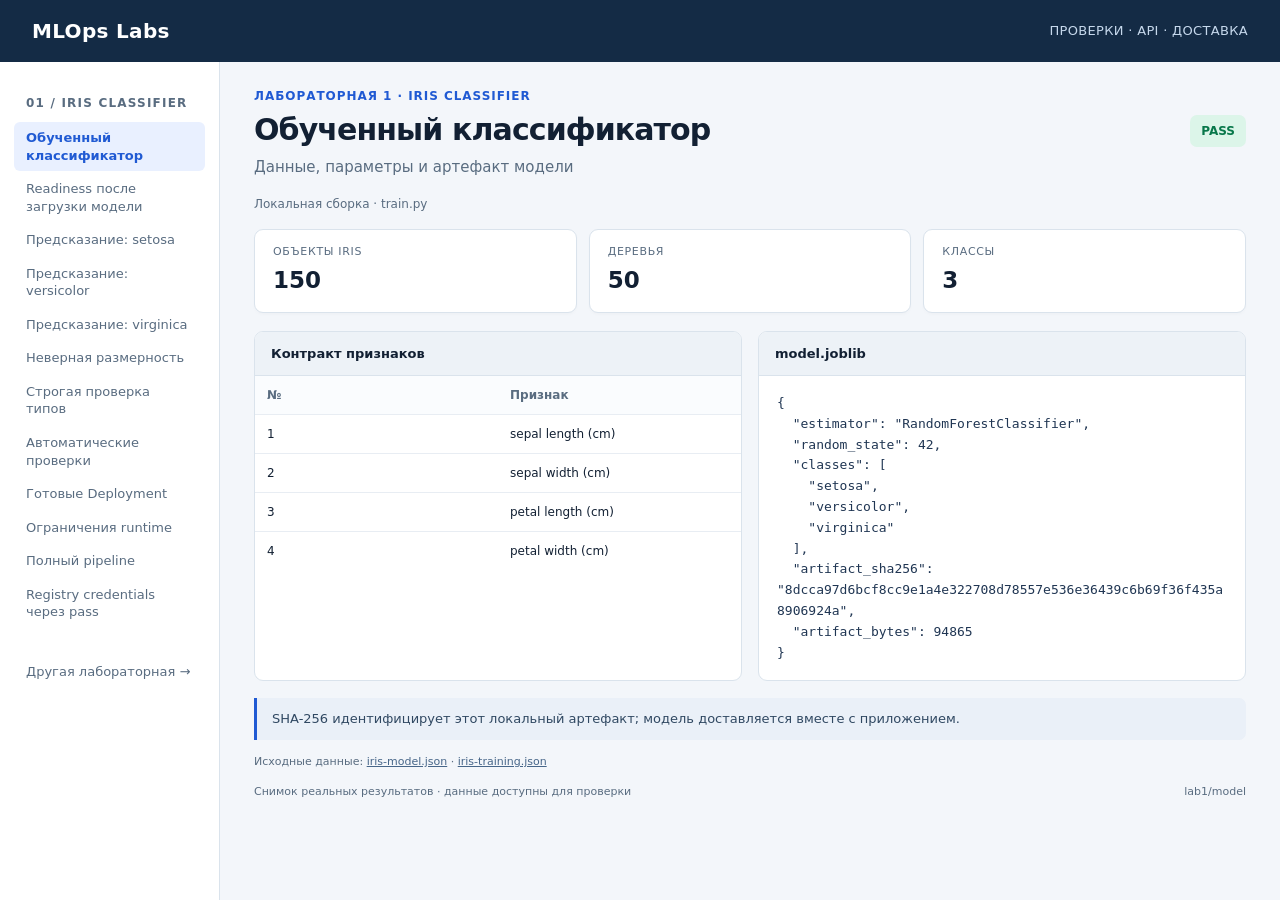
<file: docs/media/index.html>
<!doctype html>
<html lang="ru">
<meta charset="utf-8">
<meta name="viewport" content="width=device-width,initial-scale=1">
<title>MLOps Labs · Evidence</title>
<style>
:root{color-scheme:light;--ink:#122033;--muted:#596c80;--line:#dae3ec;--blue:#205ad3;--bg:#f3f6fa}
*{box-sizing:border-box}body{margin:0;font:16px/1.5 system-ui,-apple-system,Segoe UI,sans-serif;color:var(--ink);background:var(--bg)}
header{height:62px;background:#142b45;color:white;display:flex;align-items:center;justify-content:space-between;padding:0 32px;letter-spacing:.02em}
header b{font-size:20px}header span{font-size:13px;color:#c6d8ec}aside{position:absolute;left:0;top:62px;width:220px;padding:22px 14px;background:#fff;border-right:1px solid var(--line);min-height:calc(100vh - 62px)}
aside strong{display:block;font-size:12px;letter-spacing:.1em;color:var(--muted);margin:10px 12px}nav a{display:block;text-decoration:none;color:var(--muted);font-size:13px;line-height:1.35;padding:7px 12px;margin:2px 0;border-radius:6px}nav a.active{background:#e9f0ff;color:var(--blue);font-weight:600}
main{margin-left:220px;padding:25px 34px 28px;max-width:1720px}.eyebrow{font-size:12px;color:var(--blue);font-weight:700;letter-spacing:.08em;text-transform:uppercase}
h1{font-size:30px;line-height:1.2;margin:7px 0 8px;letter-spacing:-.03em}.subtitle{color:var(--muted);margin:0 0 16px;font-size:15px}.headline{display:flex;justify-content:space-between;gap:12px;align-items:center}.badge{background:#dcf5e9;color:#08774a;padding:7px 11px;border-radius:7px;font-size:12px;font-weight:700;white-space:nowrap}.badge.warn{background:#fff0d8;color:#935b08}
.origin{color:var(--muted);font-size:12px;margin-bottom:16px}.cards{display:grid;grid-template-columns:repeat(3,1fr);gap:12px;margin-bottom:18px}.card{background:white;border:1px solid var(--line);padding:14px 18px;border-radius:9px;box-shadow:0 2px 3px #142b4505}.card label{display:block;font-size:11px;color:var(--muted);text-transform:uppercase;letter-spacing:.06em}.card b{display:block;font-size:23px;margin-top:3px;font-weight:650;word-break:break-word}
.blocks{display:grid;grid-template-columns:minmax(0,1fr) minmax(0,1fr);gap:16px}.block{border:1px solid var(--line);background:#fff;border-radius:9px;overflow:hidden}.block.single{grid-column:1/-1}.block h2{font-size:13px;margin:0;padding:12px 16px;background:#edf2f7;border-bottom:1px solid var(--line);font-weight:650}pre{font:13px/1.6 Consolas,ui-monospace,monospace;white-space:pre-wrap;overflow-wrap:anywhere;margin:0;padding:17px 18px;color:#203653}table{border-collapse:collapse;width:100%;table-layout:fixed;font-size:12px}td,th{text-align:left;padding:10px 12px;vertical-align:top;overflow-wrap:anywhere;border-bottom:1px solid #e8edf3}th{color:var(--muted);background:#fafcfe;font-weight:600}tr:last-child td{border-bottom:0}
.quality{padding:13px 18px}.qrow{display:grid;grid-template-columns:120px 1fr 160px;align-items:center;gap:10px;margin:7px 0;font-size:12px}.track{height:15px;background:#ebeff5;border-radius:4px;position:relative}.fill{height:100%;background:#258a6b;border-radius:4px;min-width:2px}.fill.bad{background:#d77b27}.threshold{position:absolute;top:-3px;bottom:-3px;width:2px;background:#30485f}.note{margin:17px 0 14px;background:#eaf0f8;border-left:3px solid var(--blue);border-radius:0 7px 7px 0;padding:11px 15px;font-size:13px;color:#304862}.sources{font-size:11px;color:var(--muted);overflow-wrap:anywhere}.sources a{color:#476689}.footer{display:flex;justify-content:space-between;gap:12px;margin-top:14px;font-size:11px;color:var(--muted)}button{border:1px solid var(--line);border-radius:5px;background:white;color:var(--ink);font:inherit;font-size:12px;padding:7px 10px;cursor:pointer}
@media(max-width:1000px){aside{width:175px}main{margin-left:175px;padding:22px}.card b{font-size:20px}.blocks{grid-template-columns:1fr}.block{grid-column:1/-1}h1{font-size:26px}}
@media(max-width:650px){aside{display:none}main{margin-left:0;padding:18px}.cards{gap:6px}.card{padding:10px}.card b{font-size:17px}.headline{align-items:flex-start}header{padding:0 18px}.qrow{grid-template-columns:100px 1fr 120px}}
</style>
<header><b>MLOps Labs</b><span>ПРОВЕРКИ · API · ДОСТАВКА</span></header>
<aside><strong id="lab-name"></strong><nav id="navigation"></nav></aside>
<main id="content"></main>
<script>
const pages=[{"lab": "lab1", "slug": "model", "title": "Обученный классификатор", "subtitle": "Данные, параметры и артефакт модели", "origin": "Локальная сборка · train.py", "sources": ["iris-model.json", "iris-training.json"], "cards": [["Объекты Iris", "150"], ["Деревья", "50"], ["Классы", "3"]], "blocks": [{"type": "table", "title": "Контракт признаков", "headers": ["№", "Признак"], "rows": [["1", "sepal length (cm)"], ["2", "sepal width (cm)"], ["3", "petal length (cm)"], ["4", "petal width (cm)"]], "widths": null}, {"type": "code", "title": "model.joblib", "value": {"estimator": "RandomForestClassifier", "random_state": 42, "classes": ["setosa", "versicolor", "virginica"], "artifact_sha256": "8dcca97d6bcf8cc9e1a4e322708d78557e536e36439c6b69f36f435a8906924a", "artifact_bytes": 94865}}], "note": "SHA-256 идентифицирует этот локальный артефакт; модель доставляется вместе с приложением.", "badge": "PASS"}, {"lab": "lab1", "slug": "health", "title": "Readiness после загрузки модели", "subtitle": "GET /health", "origin": "Локальный API · реальный HTTP-ответ", "sources": ["iris-http.json"], "cards": [["HTTP", "200"], ["Метод", "GET"], ["Контракт", "Выполнен"]], "blocks": [{"type": "code", "title": "GET /health", "value": "Без тела запроса"}, {"type": "code", "title": "Response body", "value": {"status": "ready", "model_version": "iris-v1"}}], "note": "Readiness подтверждает загруженную модель; /live проверяет доступность процесса.", "badge": "HTTP 200"}, {"lab": "lab1", "slug": "setosa", "title": "Предсказание: setosa", "subtitle": "POST /predict · class_id=0", "origin": "Локальный API · реальный HTTP-ответ", "sources": ["iris-http.json"], "cards": [["HTTP", "200"], ["Метод", "POST"], ["Контракт", "Выполнен"]], "blocks": [{"type": "code", "title": "POST /predict", "value": {"features": [5.1, 3.5, 1.4, 0.2]}}, {"type": "code", "title": "Response body", "value": {"class_id": 0, "model_version": "iris-v1"}}], "note": "Четыре числовых признака поступают в обученный RandomForest. Ответ содержит класс и версию модели.", "badge": "HTTP 200"}, {"lab": "lab1", "slug": "versicolor", "title": "Предсказание: versicolor", "subtitle": "POST /predict · class_id=1", "origin": "Локальный API · реальный HTTP-ответ", "sources": ["iris-http.json"], "cards": [["HTTP", "200"], ["Метод", "POST"], ["Контракт", "Выполнен"]], "blocks": [{"type": "code", "title": "POST /predict", "value": {"features": [7, 3.2, 4.7, 1.4]}}, {"type": "code", "title": "Response body", "value": {"class_id": 1, "model_version": "iris-v1"}}], "note": "Четыре числовых признака поступают в обученный RandomForest. Ответ содержит класс и версию модели.", "badge": "HTTP 200"}, {"lab": "lab1", "slug": "virginica", "title": "Предсказание: virginica", "subtitle": "POST /predict · class_id=2", "origin": "Локальный API · реальный HTTP-ответ", "sources": ["iris-http.json"], "cards": [["HTTP", "200"], ["Метод", "POST"], ["Контракт", "Выполнен"]], "blocks": [{"type": "code", "title": "POST /predict", "value": {"features": [6.3, 3.3, 6, 2.5]}}, {"type": "code", "title": "Response body", "value": {"class_id": 2, "model_version": "iris-v1"}}], "note": "Четыре числовых признака поступают в обученный RandomForest. Ответ содержит класс и версию модели.", "badge": "HTTP 200"}, {"lab": "lab1", "slug": "invalid-size", "title": "Неверная размерность", "subtitle": "API отклоняет два признака вместо четырёх", "origin": "Локальный API · реальный HTTP-ответ", "sources": ["iris-http.json"], "cards": [["HTTP", "422"], ["Метод", "POST"], ["Контракт", "Отклонён"]], "blocks": [{"type": "code", "title": "POST /predict", "value": {"features": [1, 2]}}, {"type": "code", "title": "Response body", "value": {"detail": [{"type": "too_short", "loc": ["body", "features"], "msg": "List should have at least 4 items after validation, not 2"}]}}], "note": "Невалидный запрос отклоняется до вызова модели. Ожидаемый HTTP-статус — 422.", "badge": "EXPECTED 422"}, {"lab": "lab1", "slug": "invalid-type", "title": "Строгая проверка типов", "subtitle": "Bool не принимается как числовой признак", "origin": "Локальный API · реальный HTTP-ответ", "sources": ["iris-http.json"], "cards": [["HTTP", "422"], ["Метод", "POST"], ["Контракт", "Отклонён"]], "blocks": [{"type": "code", "title": "POST /predict", "value": {"features": [true, 2, 3, 4]}}, {"type": "code", "title": "Response body", "value": {"detail": [{"type": "float_type", "loc": ["body", "features", 0], "msg": "Input should be a valid number"}]}}], "note": "Значение true отклонено строгой числовой схемой. Никакого неявного преобразования в 1.", "badge": "EXPECTED 422"}, {"lab": "lab1", "slug": "tests", "title": "Автоматические проверки", "subtitle": "Unit / API contract / внешняя проверка HTTP", "origin": "Локальный запуск · pytest и acceptance scripts", "sources": ["iris-tests.json", "iris-external-api.json"], "cards": [["Тесты", "18"], ["Exit code", "0"], ["Внешний API", "PASS"]], "blocks": [{"type": "code", "title": "python -m pytest -q", "value": "..................                                                       [100%]\n18 passed in 2.29s\n"}, {"type": "code", "title": "python scripts/check_api.py --base-url http://127.0.0.1:8000", "value": "{\"health\": {\"status\": \"ready\", \"model_version\": \"iris-v1\"}, \"predictions\": [{\"features\": [5.1, 3.5, 1.4, 0.2], \"class_id\": 0, \"model_version\": \"iris-v1\"}, {\"features\": [7.0, 3.2, 4.7, 1.4], \"class_id\": 1, \"model_version\": \"iris-v1\"}, {\"features\": [6.3, 3.3, 6.0, 2.5], \"class_id\": 2, \"model_version\": \"iris-v1\"}], \"invalid_inputs_rejected\": 5}\n"}], "note": "Тесты выполняются отдельно для каждого приложения; внешняя проверка обращается к настоящему HTTP-сервису.", "badge": "PASS"}, {"lab": "lab1", "slug": "kubernetes", "title": "Готовые Deployment", "subtitle": "Развёртывание опубликованных образов по digest", "origin": "Учебный Kubernetes · Actions run #37905104404 · сохранённая проверка", "sources": ["teaching-deployments.json"], "cards": [["Deployment", "1"], ["Available", "1/1"], ["Namespace", "mlops-students"]], "blocks": [{"type": "table", "title": "Состояние ресурсов", "headers": ["Deployment", "Ready", "Available"], "rows": [["esolovev-iris", 1, 1]], "widths": null}, {"type": "code", "title": "Container image", "value": {"esolovev-iris": "ghcr.io/ingaleee/esolovev-iris@sha256:bb255540fbd96a75acd40bd0f6c206c114591da75397f74b2359ce4b4b508e6b"}}], "note": "Снимок построен по сохранённому kubectl get; он подтверждает состояние проверенного выпуска, а не текущее состояние кластера.", "badge": "PASS"}, {"lab": "lab1", "slug": "security", "title": "Ограничения runtime", "subtitle": "Security context, ресурсы и probes в фактическом Deployment", "origin": "Учебный Kubernetes · Actions run #37905104404 · сохранённая проверка", "sources": ["teaching-deployments.json"], "cards": [["UID / GID", "10001"], ["Filesystem", "Read-only"], ["Capabilities", "Drop ALL"]], "blocks": [{"type": "code", "title": "Pod / container security", "value": {"pod": {"runAsGroup": 10001, "runAsNonRoot": true, "runAsUser": 10001, "seccompProfile": {"type": "RuntimeDefault"}}, "container": {"allowPrivilegeEscalation": false, "capabilities": {"drop": ["ALL"]}, "readOnlyRootFilesystem": true}, "automountServiceAccountToken": false}}, {"type": "code", "title": "Resources / readiness / liveness", "value": {"resources": {"limits": {"cpu": "200m", "memory": "512Mi"}, "requests": {"cpu": "100m", "memory": "128Mi"}}, "probes": {"startupProbe": {"failureThreshold": 30, "httpGet": {"path": "/health", "port": "http", "scheme": "HTTP"}, "periodSeconds": 2, "successThreshold": 1, "timeoutSeconds": 1}, "readinessProbe": {"failureThreshold": 3, "httpGet": {"path": "/health", "port": "http", "scheme": "HTTP"}, "initialDelaySeconds": 5, "periodSeconds": 5, "successThreshold": 1, "timeoutSeconds": 1}, "livenessProbe": {"failureThreshold": 3, "httpGet": {"path": "/live", "port": "http", "scheme": "HTTP"}, "initialDelaySeconds": 15, "periodSeconds": 10, "successThreshold": 1, "timeoutSeconds": 1}}}}], "note": "Контейнер работает без root и повышения привилегий. CPU и память ограничены; startup, readiness и liveness имеют отдельные роли.", "badge": "PASS"}, {"lab": "lab1", "slug": "pipeline", "title": "Полный pipeline", "subtitle": "От тестов до учебного production", "origin": "GitHub Actions API · run #37905104404", "sources": ["teaching-pipeline.json"], "cards": [["Workflow", "SUCCESS"], ["Jobs", "5"], ["Build", "2a820a01c214"]], "blocks": [{"type": "table", "title": "Jobs", "headers": ["Этап", "Статус", "Результат"], "rows": [["test-quality", "completed", "success"], ["build-images", "completed", "success"], ["local-integration", "completed", "success"], ["deploy-staging", "completed", "success"], ["promote-production", "completed", "success"]], "widths": null}, {"type": "code", "title": "Проверенный выпуск", "value": {"run_id": 37905104404, "build_revision": "2a820a01c2148d75e9fbcbc420dd64f2ec114ccc", "url": "https://github.com/Ingaleee/itmo-mlops/actions/runs/37905104404"}}], "note": "Это полный ручной запуск с deploy-staging и promote-production. Успешный push без деплоя подтверждает другой набор этапов.", "badge": "PASS"}, {"lab": "lab2", "slug": "tests", "title": "Автоматические проверки", "subtitle": "Unit / API contract / внешняя проверка HTTP", "origin": "Локальный запуск · pytest и acceptance scripts", "sources": ["search-tests.json", "search-external-api.json"], "cards": [["Тесты", "31"], ["Exit code", "0"], ["Внешний API", "PASS"]], "blocks": [{"type": "code", "title": "python -m pytest -q", "value": "...............................                                          [100%]\n31 passed in 4.86s\n"}, {"type": "code", "title": "python scripts/verify_release.py --base-url http://127.0.0.1:8001 --output evidence/media-local", "value": "{\"meta\": {\"service\": \"runbook-search-api\", \"service_version\": \"dev\", \"build_revision\": \"local\", \"image_digest\": \"local\", \"environment\": \"local\", \"ranking_mode\": \"normal\", \"index_version\": \"1eed508a1515\", \"model_type\": \"tfidf-word-char-cosine\", \"artifact_sha256\": \"3001846126ae94dd2da4d715f40fe8b178b25cf8eb4dfb2c3e40f5cce05063ed\", \"documents\": 12}, \"mrr\": 0.9375, \"hit_rate_at_3\": 1.0, \"macro_recall_at_3\": 0.875, \"cases\": 8}\n"}], "note": "Тесты выполняются отдельно для каждого приложения; внешняя проверка обращается к настоящему HTTP-сервису.", "badge": "PASS"}, {"lab": "lab2", "slug": "kubernetes", "title": "Готовые Deployment", "subtitle": "Развёртывание опубликованных образов по digest", "origin": "Учебный Kubernetes · Actions run #37905104404 · сохранённая проверка", "sources": ["teaching-deployments.json"], "cards": [["Deployment", "2"], ["Available", "1/1, 1/1"], ["Namespace", "mlops-students"]], "blocks": [{"type": "table", "title": "Состояние ресурсов", "headers": ["Deployment", "Ready", "Available"], "rows": [["esolovev-search-staging-mlops-search", 1, 1], ["esolovev-search-prod-mlops-search", 1, 1]], "widths": null}, {"type": "code", "title": "Container image", "value": {"esolovev-search-staging-mlops-search": "ghcr.io/ingaleee/esolovev-search@sha256:d6513bd56732c4c17fc68cb00fdc58c5a6ca31069cf1752135572fee13b1ec75", "esolovev-search-prod-mlops-search": "ghcr.io/ingaleee/esolovev-search@sha256:d6513bd56732c4c17fc68cb00fdc58c5a6ca31069cf1752135572fee13b1ec75"}}], "note": "Снимок построен по сохранённому kubectl get; он подтверждает состояние проверенного выпуска, а не текущее состояние кластера.", "badge": "PASS"}, {"lab": "lab2", "slug": "security", "title": "Ограничения runtime", "subtitle": "Security context, ресурсы и probes в фактическом Deployment", "origin": "Учебный Kubernetes · Actions run #37905104404 · сохранённая проверка", "sources": ["teaching-deployments.json"], "cards": [["UID / GID", "10001"], ["Filesystem", "Read-only"], ["Capabilities", "Drop ALL"]], "blocks": [{"type": "code", "title": "Pod / container security", "value": {"pod": {"runAsGroup": 10001, "runAsNonRoot": true, "runAsUser": 10001, "seccompProfile": {"type": "RuntimeDefault"}}, "container": {"allowPrivilegeEscalation": false, "capabilities": {"drop": ["ALL"]}, "readOnlyRootFilesystem": true}, "automountServiceAccountToken": false}}, {"type": "code", "title": "Resources / readiness / liveness", "value": {"resources": {"limits": {"cpu": "200m", "memory": "768Mi"}, "requests": {"cpu": "100m", "memory": "256Mi"}}, "probes": {"startupProbe": {"failureThreshold": 30, "httpGet": {"path": "/readyz", "port": "http", "scheme": "HTTP"}, "periodSeconds": 2, "successThreshold": 1, "timeoutSeconds": 1}, "readinessProbe": {"failureThreshold": 3, "httpGet": {"path": "/readyz", "port": "http", "scheme": "HTTP"}, "initialDelaySeconds": 3, "periodSeconds": 5, "successThreshold": 1, "timeoutSeconds": 1}, "livenessProbe": {"failureThreshold": 3, "httpGet": {"path": "/livez", "port": "http", "scheme": "HTTP"}, "initialDelaySeconds": 10, "periodSeconds": 10, "successThreshold": 1, "timeoutSeconds": 1}}}}], "note": "Контейнер работает без root и повышения привилегий. CPU и память ограничены; startup, readiness и liveness имеют отдельные роли.", "badge": "PASS"}, {"lab": "lab2", "slug": "pipeline", "title": "Полный pipeline", "subtitle": "От тестов до учебного production", "origin": "GitHub Actions API · run #37905104404", "sources": ["teaching-pipeline.json"], "cards": [["Workflow", "SUCCESS"], ["Jobs", "5"], ["Build", "2a820a01c214"]], "blocks": [{"type": "table", "title": "Jobs", "headers": ["Этап", "Статус", "Результат"], "rows": [["test-quality", "completed", "success"], ["build-images", "completed", "success"], ["local-integration", "completed", "success"], ["deploy-staging", "completed", "success"], ["promote-production", "completed", "success"]], "widths": null}, {"type": "code", "title": "Проверенный выпуск", "value": {"run_id": 37905104404, "build_revision": "2a820a01c2148d75e9fbcbc420dd64f2ec114ccc", "url": "https://github.com/Ingaleee/itmo-mlops/actions/runs/37905104404"}}], "note": "Это полный ручной запуск с deploy-staging и promote-production. Успешный push без деплоя подтверждает другой набор этапов.", "badge": "PASS"}, {"lab": "lab1", "slug": "registry", "title": "Registry credentials через pass", "subtitle": "Проверка docker login и authenticated pull на учебной ВМ", "origin": "Сохранённая проверка registry · docs/verification/lab1.json", "sources": ["iris-registry.json"], "cards": [["Login", "SUCCESS"], ["Credential store", "pass"], ["Authenticated pull", "PASS"]], "blocks": [{"type": "table", "title": "Проверки credential helper", "headers": ["Проверка", "Результат"], "rows": [["pass_initialized", "True"], ["credential_store", "pass"], ["registry", "ghcr.io"], ["docker_login", "succeeded"], ["credential_roundtrip", "passed"], ["embedded_auth", "False"], ["authenticated_pull", "passed"], ["temporary_registry_credential_removed", "True"]], "widths": null}, {"type": "code", "title": "Опубликованный Iris image", "value": "ghcr.io/ingaleee/esolovev-iris@sha256:bb255540fbd96a75acd40bd0f6c206c114591da75397f74b2359ce4b4b508e6b"}], "note": "Credentials не встроены в Docker config. Временный registry credential удалён после проверки; секретов в демонстрации нет.", "badge": "PASS"}, {"lab": "lab2", "slug": "request-id", "title": "Трассировка запроса", "subtitle": "X-Request-ID совпадает в заголовке и теле ответа", "origin": "Локальный API · реальный HTTP-ответ", "sources": ["search-http.json"], "cards": [["Request ID", "demo-search"], ["HTTP", "200"], ["Index version", "1eed508a1515"]], "blocks": [{"type": "code", "title": "HTTP response headers", "value": {"content-type": "application/json", "x-request-id": "demo-search", "x-response-time-ms": "3.19"}}, {"type": "code", "title": "Response identity", "value": {"request_id": "demo-search", "query": "как вернуть предыдущую модель после плохого релиза", "index_version": "1eed508a1515", "took_ms": 1.893}}], "note": "Корреляционный идентификатор передан клиентом. Сервис возвращает его и записывает в структурированный access log.", "badge": "PASS"}, {"lab": "lab2", "slug": "ready", "title": "Готовность индекса", "subtitle": "GET /readyz", "origin": "Локальный API · реальный HTTP-ответ", "sources": ["search-http.json"], "cards": [["HTTP", "200"], ["Метод", "GET"], ["Контракт", "Выполнен"]], "blocks": [{"type": "code", "title": "GET /readyz", "value": "Без тела запроса"}, {"type": "code", "title": "Response body", "value": {"status": "ready", "index_version": "1eed508a1515", "documents": 12}}], "note": "API принимает трафик после проверки и загрузки индекса. Ответ содержит версию индекса и размер корпуса.", "badge": "HTTP 200"}, {"lab": "lab2", "slug": "search", "title": "Поиск по базе знаний", "subtitle": "POST /v1/search · top-3", "origin": "Локальный API · реальный HTTP-ответ", "sources": ["search-http.json"], "cards": [["HTTP", "200"], ["Метод", "POST"], ["Контракт", "Выполнен"]], "blocks": [{"type": "code", "title": "POST /v1/search", "value": {"query": "как вернуть предыдущую модель после плохого релиза", "limit": 3}}, {"type": "table", "title": "Response body · results", "headers": ["№", "Документ / заголовок", "Cosine score"], "rows": [[1, "doc-rollback · Откат релиза", 0.169413], [2, "doc-probes · Проверки Kubernetes", 0.072462], [3, "doc-canary · Canary-релиз модели", 0.065037]], "widths": [8, 70, 22]}], "note": "Результаты упорядочены по cosine similarity. Запрос про возврат модели находит doc-rollback первым.", "badge": "HTTP 200"}, {"lab": "lab2", "slug": "recommendations", "title": "Похожие документы", "subtitle": "GET /v1/documents/doc-rollback/recommendations", "origin": "Локальный API · реальный HTTP-ответ", "sources": ["search-http.json"], "cards": [["HTTP", "200"], ["Метод", "GET"], ["Контракт", "Выполнен"]], "blocks": [{"type": "code", "title": "GET /v1/documents/doc-rollback/recommendations?limit=3", "value": "Без тела запроса"}, {"type": "table", "title": "Response body · results", "headers": ["№", "Документ / заголовок", "Cosine score"], "rows": [[1, "doc-canary · Canary-релиз модели", 0.185367], [2, "doc-probes · Проверки Kubernetes", 0.040615], [3, "doc-observability · Наблюдаемость ML-сервиса", 0.036544]], "widths": [8, 70, 22]}], "note": "Рекомендации используют тот же индекс. Исходный документ исключается из выдачи.", "badge": "HTTP 200"}, {"lab": "lab2", "slug": "invalid", "title": "Пустой запрос отклонён", "subtitle": "Строка из пробелов после нормализации не проходит контракт", "origin": "Локальный API · реальный HTTP-ответ", "sources": ["search-http.json"], "cards": [["HTTP", "422"], ["Метод", "POST"], ["Контракт", "Отклонён"]], "blocks": [{"type": "code", "title": "POST /v1/search", "value": {"query": "  ", "limit": 3}}, {"type": "code", "title": "Response body", "value": {"detail": [{"type": "string_too_short", "loc": ["body", "query"], "msg": "String should have at least 2 characters"}]}}], "note": "Проверка длины выполняется после удаления пробелов. Ожидаемый ответ — 422.", "badge": "EXPECTED 422"}, {"lab": "lab2", "slug": "metrics", "title": "Метрики сервиса", "subtitle": "GET /metrics · Prometheus exposition", "origin": "Локальный API · реальный HTTP-ответ", "sources": ["search-http.json"], "cards": [["HTTP", "200"], ["Метод", "GET"], ["Контракт", "Выполнен"]], "blocks": [{"type": "code", "title": "GET /metrics", "value": "Без тела запроса"}, {"type": "code", "title": "Response body", "value": "# HELP http_requests_total Total HTTP requests processed.\n# TYPE http_requests_total counter\nhttp_requests_total 6\n# HELP search_requests_total Total retrieval requests processed.\n# TYPE search_requests_total counter\nsearch_requests_total 1\n# HELP search_request_duration_seconds_sum Cumulative retrieval latency.\n# TYPE search_request_duration_seconds_sum counter\nsearch_request_duration_seconds_sum 0.001893\n# HELP search_index_loaded Whether the search index is loaded.\n# TYPE search_index_loaded gauge\nsearch_index_loaded 1\n"}], "note": "Счётчики HTTP и search, суммарная latency и gauge загруженного индекса доступны для мониторинга.", "badge": "HTTP 200"}, {"lab": "lab2", "slug": "index", "title": "Контракт retrieval-индекса", "subtitle": "Hybrid word/char TF-IDF + cosine similarity", "origin": "Локальная сборка · build_index.py", "sources": ["search-build.json"], "cards": [["Документы", "12"], ["Признаки", "4068"], ["Index version", "1eed508a1515"]], "blocks": [{"type": "code", "title": "Metadata / fingerprint", "value": {"artifact_schema": "runbook-search-index/v2", "corpus_sha256": "b3f91fdd6364c2ee47bfd2e4b30f60a2021b8521b21244ee648bf5f9e7ace907", "model_config": {"word": {"ngram_range": [1, 2], "sublinear_tf": true}, "char": {"analyzer": "char_wb", "ngram_range": [3, 5], "min_df": 1}, "text_recipe": "title-body-tags-twice/v1", "normalization": "joint-l2"}, "dependencies": {"scikit-learn": "1.7.1", "numpy": "2.3.2", "scipy": "1.18.1", "joblib": "1.5.1"}, "index_version": "1eed508a1515", "model_name": "runbook-hybrid-tfidf", "model_type": "tfidf-word-char-cosine", "artifact_sha256": "3001846126ae94dd2da4d715f40fe8b178b25cf8eb4dfb2c3e40f5cce05063ed", "documents": 12, "features": 4068}}], "note": "Metadata связывает индекс с корпусом, параметрами и версиями библиотек. SHA-256 проверяется при загрузке.", "badge": "PASS"}, {"lab": "lab2", "slug": "reproducibility", "title": "Повторная сборка совпадает", "subtitle": "Два отдельных запуска build_index.py", "origin": "Локальная сборка · сравнение metadata и SHA-256", "sources": ["search-reproducibility.json", "search-rebuild.json"], "cards": [["Metadata", "IDENTICAL"], ["SHA-256", "IDENTICAL"], ["Index version", "1eed508a1515"]], "blocks": [{"type": "table", "title": "Сравнение сборок", "headers": ["Поле", "Build A", "Build B"], "rows": [["index_version", "1eed508a1515", "1eed508a1515"], ["documents", 12, 12], ["features", 4068, 4068]], "widths": null}, {"type": "code", "title": "Artifact checksum", "value": {"first": "3001846126ae94dd2da4d715f40fe8b178b25cf8eb4dfb2c3e40f5cce05063ed", "second": "3001846126ae94dd2da4d715f40fe8b178b25cf8eb4dfb2c3e40f5cce05063ed", "metadata_equal": true, "sha256_equal": true}}], "note": "Сравниваются реальные файлы, полученные в разных процессах. Проверка не подменяет checksum заранее заданным значением.", "badge": "PASS"}, {"lab": "lab2", "slug": "quality-normal", "title": "Качество поиска", "subtitle": "Восемь независимых контрольных запросов", "origin": "Локальная оценка · check_quality.py", "sources": ["search-quality-normal.json", "search-quality.json"], "cards": [["MRR@3", "0.9375"], ["Hit rate@3", "1.0"], ["Macro recall@3", "0.875"]], "blocks": [{"type": "quality", "value": {"ranking_mode": "normal", "index_version": "1eed508a1515", "artifact_sha256": "3001846126ae94dd2da4d715f40fe8b178b25cf8eb4dfb2c3e40f5cce05063ed", "mrr": 0.9375, "recall_at_3": 1.0, "hit_rate_at_3": 1.0, "macro_recall_at_3": 0.875, "metric_definitions": {"mrr": "mean reciprocal rank truncated at 3, as in the assignment", "recall_at_3": "query hit rate at 3, as in the assignment", "macro_recall_at_3": "mean fraction of each query's relevant documents retrieved at 3"}, "cases": [{"query": "как вернуть предыдущую модель после плохого релиза", "top3": ["doc-rollback", "doc-probes", "doc-canary"], "relevant": ["doc-rollback"]}, {"query": "pod запущен но трафик на него не идет readiness", "top3": ["doc-probes", "doc-canary", "doc-scaling"], "relevant": ["doc-probes"]}, {"query": "как хранить пароль registry и ограничить права", "top3": ["doc-registry", "doc-security", "doc-scaling"], "relevant": ["doc-security"]}, {"query": "почему HTTP 200 есть а поиск стал хуже", "top3": ["doc-observability", "doc-probes", "doc-registry"], "relevant": ["doc-drift", "doc-observability"]}, {"query": "один и тот же образ перенести из staging в production", "top3": ["doc-ci", "doc-container", "doc-security"], "relevant": ["doc-ci", "doc-container"]}, {"query": "реплики по загрузке процессора requests limits", "top3": ["doc-scaling", "doc-probes", "doc-ci"], "relevant": ["doc-scaling"]}, {"query": "связать модель данные commit и метрики", "top3": ["doc-registry", "doc-scaling", "doc-canary"], "relevant": ["doc-data", "doc-registry"]}, {"query": "маленькая доля трафика новой версии модели", "top3": ["doc-canary", "doc-registry", "doc-probes"], "relevant": ["doc-canary"]}]}}, {"type": "table", "title": "Выдача на контрольных запросах", "headers": ["Запрос", "Top-3", "Релевантные"], "rows": [["как вернуть предыдущую модель после плохого релиза", "doc-rollback, doc-probes, doc-canary", "doc-rollback"], ["pod запущен но трафик на него не идет readiness", "doc-probes, doc-canary, doc-scaling", "doc-probes"], ["как хранить пароль registry и ограничить права", "doc-registry, doc-security, doc-scaling", "doc-security"], ["почему HTTP 200 есть а поиск стал хуже", "doc-observability, doc-probes, doc-registry", "doc-drift, doc-observability"], ["один и тот же образ перенести из staging в production", "doc-ci, doc-container, doc-security", "doc-ci, doc-container"], ["реплики по загрузке процессора requests limits", "doc-scaling, doc-probes, doc-ci", "doc-scaling"], ["связать модель данные commit и метрики", "doc-registry, doc-scaling, doc-canary", "doc-data, doc-registry"], ["маленькая доля трафика новой версии модели", "doc-canary, doc-registry, doc-probes", "doc-canary"]], "widths": null}], "note": "Порог MRR@3 ≥ 0.85, hit rate@3 ≥ 0.90. Macro recall@3 показан отдельно и не подменяет query hit rate.", "badge": "PASS"}, {"lab": "lab2", "slug": "quality-reverse", "title": "Отрицательный контроль: reverse", "subtitle": "Восемь независимых контрольных запросов", "origin": "Локальная оценка · check_quality.py", "sources": ["search-quality-reverse.json", "search-quality.json"], "cards": [["MRR@3", "0.0"], ["Hit rate@3", "0.0"], ["Macro recall@3", "0.0"]], "blocks": [{"type": "quality", "value": {"ranking_mode": "reverse", "index_version": "1eed508a1515", "artifact_sha256": "3001846126ae94dd2da4d715f40fe8b178b25cf8eb4dfb2c3e40f5cce05063ed", "mrr": 0.0, "recall_at_3": 0.0, "hit_rate_at_3": 0.0, "macro_recall_at_3": 0.0, "metric_definitions": {"mrr": "mean reciprocal rank truncated at 3, as in the assignment", "recall_at_3": "query hit rate at 3, as in the assignment", "macro_recall_at_3": "mean fraction of each query's relevant documents retrieved at 3"}, "cases": [{"query": "как вернуть предыдущую модель после плохого релиза", "top3": ["doc-security", "doc-features", "doc-data"], "relevant": ["doc-rollback"]}, {"query": "pod запущен но трафик на него не идет readiness", "top3": ["doc-rollback", "doc-drift", "doc-registry"], "relevant": ["doc-probes"]}, {"query": "как хранить пароль registry и ограничить права", "top3": ["doc-features", "doc-data", "doc-ci"], "relevant": ["doc-security"]}, {"query": "почему HTTP 200 есть а поиск стал хуже", "top3": ["doc-container", "doc-data", "doc-rollback"], "relevant": ["doc-drift", "doc-observability"]}, {"query": "один и тот же образ перенести из staging в production", "top3": ["doc-canary", "doc-drift", "doc-rollback"], "relevant": ["doc-ci", "doc-container"]}, {"query": "реплики по загрузке процессора requests limits", "top3": ["doc-observability", "doc-security", "doc-canary"], "relevant": ["doc-scaling"]}, {"query": "связать модель данные commit и метрики", "top3": ["doc-features", "doc-security", "doc-drift"], "relevant": ["doc-data", "doc-registry"]}, {"query": "маленькая доля трафика новой версии модели", "top3": ["doc-security", "doc-features", "doc-drift"], "relevant": ["doc-canary"]}]}}, {"type": "table", "title": "Выдача на контрольных запросах", "headers": ["Запрос", "Top-3", "Релевантные"], "rows": [["как вернуть предыдущую модель после плохого релиза", "doc-security, doc-features, doc-data", "doc-rollback"], ["pod запущен но трафик на него не идет readiness", "doc-rollback, doc-drift, doc-registry", "doc-probes"], ["как хранить пароль registry и ограничить права", "doc-features, doc-data, doc-ci", "doc-security"], ["почему HTTP 200 есть а поиск стал хуже", "doc-container, doc-data, doc-rollback", "doc-drift, doc-observability"], ["один и тот же образ перенести из staging в production", "doc-canary, doc-drift, doc-rollback", "doc-ci, doc-container"], ["реплики по загрузке процессора requests limits", "doc-observability, doc-security, doc-canary", "doc-scaling"], ["связать модель данные commit и метрики", "doc-features, doc-security, doc-drift", "doc-data, doc-registry"], ["маленькая доля трафика новой версии модели", "doc-security, doc-features, doc-drift", "doc-canary"]], "widths": null}], "note": "Порог MRR@3 ≥ 0.85, hit rate@3 ≥ 0.90. Macro recall@3 показан отдельно и не подменяет query hit rate.", "badge": "REJECTED AS EXPECTED"}, {"lab": "lab2", "slug": "promotion", "title": "Одна сборка в двух средах", "subtitle": "Staging → production без пересборки", "origin": "Учебный Kubernetes · Actions run #37905104404 · сохранённая проверка", "sources": ["teaching-promotion.json"], "cards": [["Digest", "SAME"], ["Build / index", "SAME"], ["Ranking", "normal"]], "blocks": [{"type": "table", "title": "Идентичность релиза", "headers": ["Поле", "Staging", "Production"], "rows": [["environment", "staging", "production"], ["build_revision", "2a820a01c2148d75e9fbcbc420dd64f2ec114ccc", "2a820a01c2148d75e9fbcbc420dd64f2ec114ccc"], ["index_version", "1eed508a1515", "1eed508a1515"], ["ranking_mode", "normal", "normal"]], "widths": null}, {"type": "code", "title": "Image / artifact fingerprint", "value": {"staging": "ghcr.io/ingaleee/esolovev-search@sha256:d6513bd56732c4c17fc68cb00fdc58c5a6ca31069cf1752135572fee13b1ec75", "production": "ghcr.io/ingaleee/esolovev-search@sha256:d6513bd56732c4c17fc68cb00fdc58c5a6ca31069cf1752135572fee13b1ec75", "artifact_sha256": "3001846126ae94dd2da4d715f40fe8b178b25cf8eb4dfb2c3e40f5cce05063ed"}}], "note": "Сравнение включает реальный Deployment image и /meta обоих окружений, включая SHA-256 артефакта.", "badge": "PASS"}, {"lab": "lab2", "slug": "rollback", "title": "Откат восстановил рабочий релиз", "subtitle": "Healthy API → провал quality gate → Helm rollback", "origin": "Учебный Kubernetes · Actions run #37905104404 · сохранённая проверка", "sources": ["teaching-rollback.json"], "cards": [["Readiness кандидата", "ready"], ["MRR кандидата", "0.0"], ["MRR после rollback", "0.9375"]], "blocks": [{"type": "table", "title": "Проверяемый сценарий", "headers": ["Этап", "Ranking", "MRR@3", "Результат"], "rows": [["Предыдущая версия", "normal", 0.9375, "PASS"], ["Плохой кандидат", "reverse", 0.0, "semantic_quality"], ["Восстановленная версия", "normal", 0.9375, "PASS"]], "widths": null}, {"type": "code", "title": "Rollback verification", "value": {"failure_stage": "semantic_smoke_failed", "restored_revision": 1, "rollback_verified": true, "restored_digest": "sha256:d6513bd56732c4c17fc68cb00fdc58c5a6ca31069cf1752135572fee13b1ec75", "cause": {"kind": "semantic_quality", "message": "release failed semantic quality: MRR=0.0, hit rate=0.0"}}}], "note": "Readiness плохого кандидата была ready. Semantic smoke поймал деградацию и подтвердил возврат к прежним digest, build и index.", "badge": "PASS"}];
const esc=v=>String(v??'').replace(/[&<>"']/g,c=>({'&':'&amp;','<':'&lt;','>':'&gt;','"':'&quot;',"'":'&#39;'}[c]));
const stringify=v=>typeof v==='string'?v:JSON.stringify(v,null,2);
function block(b,total){
 if(b.type==='code')return `<section class="block ${total===1?'single':''}"><h2>${esc(b.title)}</h2><pre>${esc(stringify(b.value))}</pre></section>`;
 if(b.type==='table')return `<section class="block ${total===1?'single':''}"><h2>${esc(b.title)}</h2><table><thead><tr>${b.headers.map((h,i)=>`<th${b.widths?` style="width:${b.widths[i]}%"`:''}>${esc(h)}</th>`).join('')}</tr></thead><tbody>${b.rows.map(row=>`<tr>${row.map(c=>`<td>${esc(c)}</td>`).join('')}</tr>`).join('')}</tbody></table></section>`;
 const q=b.value;
 return `<section class="block"><h2>Quality gate · пороги показаны вертикальными линиями</h2><div class="quality">${[['MRR@3',q.mrr,.85],['Hit rate@3',q.hit_rate_at_3,.9]].map(([name,value,threshold])=>`<div class="qrow"><b>${name}</b><div class="track"><div class="fill ${value<threshold?'bad':''}" style="width:${value*100}%"></div><i class="threshold" style="left:${threshold*100}%"></i></div><span>${value} / порог ${threshold}</span></div>`).join('')}</div></section>`;
}
function render(){
 const id=location.hash.slice(1)||'lab1/model';
 const p=pages.find(p=>`${p.lab}/${p.slug}`===id)||pages[0];
 document.title=`${p.title} · MLOps Labs`;
 document.querySelector('#lab-name').textContent=p.lab==='lab1'?'01 / IRIS CLASSIFIER':'02 / RUNBOOK SEARCH';
 document.querySelector('#navigation').innerHTML=pages.filter(x=>x.lab===p.lab).map(x=>`<a class="${x===p?'active':''}" href="#${x.lab}/${x.slug}">${esc(x.title)}</a>`).join('')+`<br><a href="#${p.lab==='lab1'?'lab2/ready':'lab1/model'}">Другая лабораторная →</a>`;
 document.querySelector('#content').innerHTML=`<div class="eyebrow">${p.lab==='lab1'?'Лабораторная 1 · Iris Classifier':'Лабораторная 2 · Runbook Search'}</div><div class="headline"><h1>${esc(p.title)}</h1><span class="badge ${p.badge.includes('REJECT')||p.badge.includes('422')?'warn':''}">${esc(p.badge)}</span></div><p class="subtitle">${esc(p.subtitle)}</p><div class="origin">${esc(p.origin)}</div><div class="cards">${p.cards.map(([label,value])=>`<div class="card"><label>${esc(label)}</label><b>${esc(value)}</b></div>`).join('')}</div><div class="blocks">${p.blocks.map(b=>block(b,p.blocks.length)).join('')}</div><div class="note">${esc(p.note)}</div><div class="sources">Исходные данные: ${p.sources.map(s=>`<a href="sources/${encodeURIComponent(s)}">${esc(s)}</a>`).join(' · ')}</div><div class="footer"><span>Снимок реальных результатов · данные доступны для проверки</span><span>${esc(id)}</span></div>`;
 scrollTo(0,0);
}
addEventListener('hashchange',render);render();
</script>
</html>
</file>
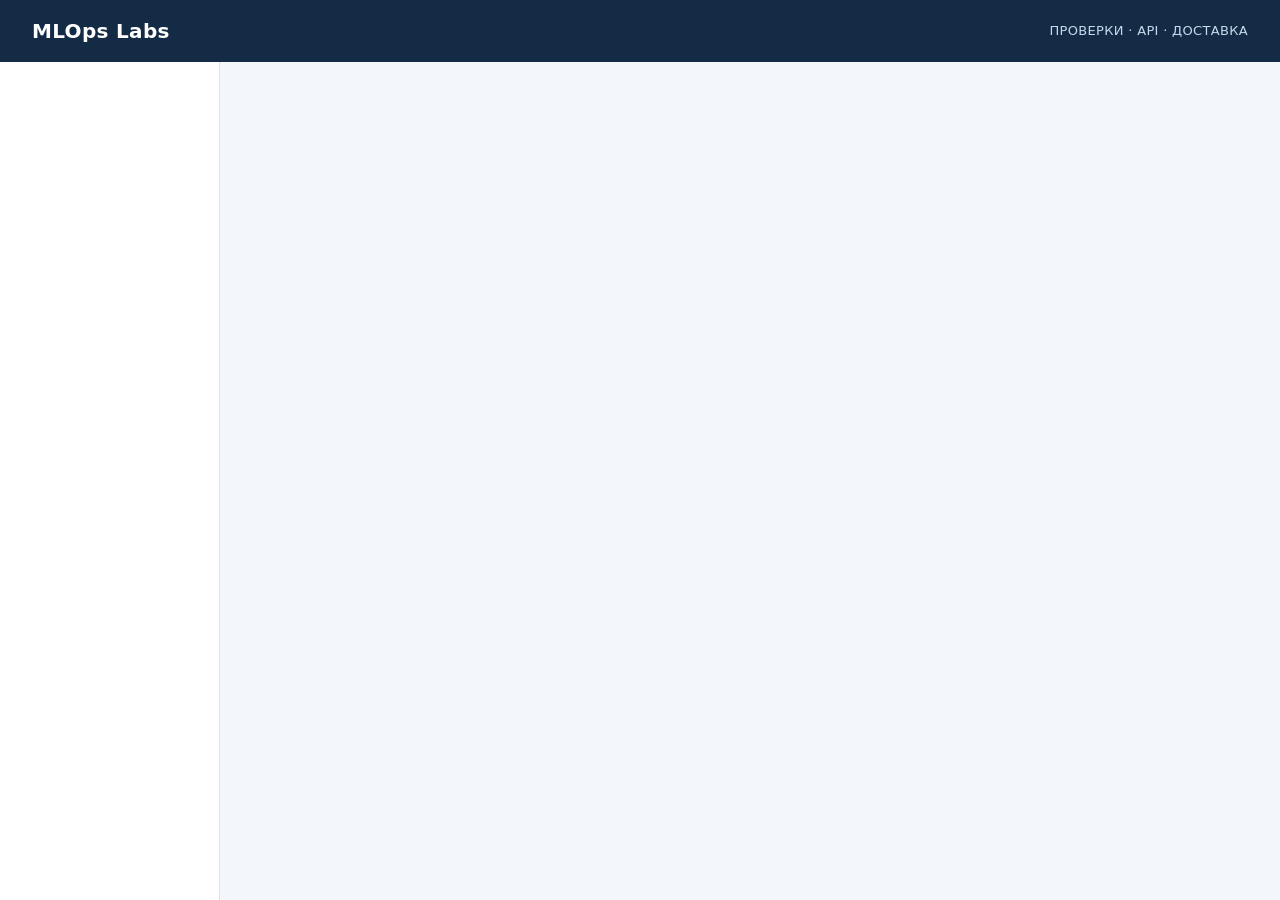
<file: scripts/media/viewer.html>
<!doctype html>
<html lang="ru">
<meta charset="utf-8">
<meta name="viewport" content="width=device-width,initial-scale=1">
<title>MLOps Labs · Evidence</title>
<style>
:root{color-scheme:light;--ink:#122033;--muted:#596c80;--line:#dae3ec;--blue:#205ad3;--bg:#f3f6fa}
*{box-sizing:border-box}body{margin:0;font:16px/1.5 system-ui,-apple-system,Segoe UI,sans-serif;color:var(--ink);background:var(--bg)}
header{height:62px;background:#142b45;color:white;display:flex;align-items:center;justify-content:space-between;padding:0 32px;letter-spacing:.02em}
header b{font-size:20px}header span{font-size:13px;color:#c6d8ec}aside{position:absolute;left:0;top:62px;width:220px;padding:22px 14px;background:#fff;border-right:1px solid var(--line);min-height:calc(100vh - 62px)}
aside strong{display:block;font-size:12px;letter-spacing:.1em;color:var(--muted);margin:10px 12px}nav a{display:block;text-decoration:none;color:var(--muted);font-size:13px;line-height:1.35;padding:7px 12px;margin:2px 0;border-radius:6px}nav a.active{background:#e9f0ff;color:var(--blue);font-weight:600}
main{margin-left:220px;padding:25px 34px 28px;max-width:1720px}.eyebrow{font-size:12px;color:var(--blue);font-weight:700;letter-spacing:.08em;text-transform:uppercase}
h1{font-size:30px;line-height:1.2;margin:7px 0 8px;letter-spacing:-.03em}.subtitle{color:var(--muted);margin:0 0 16px;font-size:15px}.headline{display:flex;justify-content:space-between;gap:12px;align-items:center}.badge{background:#dcf5e9;color:#08774a;padding:7px 11px;border-radius:7px;font-size:12px;font-weight:700;white-space:nowrap}.badge.warn{background:#fff0d8;color:#935b08}
.origin{color:var(--muted);font-size:12px;margin-bottom:16px}.cards{display:grid;grid-template-columns:repeat(3,1fr);gap:12px;margin-bottom:18px}.card{background:white;border:1px solid var(--line);padding:14px 18px;border-radius:9px;box-shadow:0 2px 3px #142b4505}.card label{display:block;font-size:11px;color:var(--muted);text-transform:uppercase;letter-spacing:.06em}.card b{display:block;font-size:23px;margin-top:3px;font-weight:650;word-break:break-word}
.blocks{display:grid;grid-template-columns:minmax(0,1fr) minmax(0,1fr);gap:16px}.block{border:1px solid var(--line);background:#fff;border-radius:9px;overflow:hidden}.block.single{grid-column:1/-1}.block h2{font-size:13px;margin:0;padding:12px 16px;background:#edf2f7;border-bottom:1px solid var(--line);font-weight:650}pre{font:13px/1.6 Consolas,ui-monospace,monospace;white-space:pre-wrap;overflow-wrap:anywhere;margin:0;padding:17px 18px;color:#203653}table{border-collapse:collapse;width:100%;table-layout:fixed;font-size:12px}td,th{text-align:left;padding:10px 12px;vertical-align:top;overflow-wrap:anywhere;border-bottom:1px solid #e8edf3}th{color:var(--muted);background:#fafcfe;font-weight:600}tr:last-child td{border-bottom:0}
.quality{padding:13px 18px}.qrow{display:grid;grid-template-columns:120px 1fr 160px;align-items:center;gap:10px;margin:7px 0;font-size:12px}.track{height:15px;background:#ebeff5;border-radius:4px;position:relative}.fill{height:100%;background:#258a6b;border-radius:4px;min-width:2px}.fill.bad{background:#d77b27}.threshold{position:absolute;top:-3px;bottom:-3px;width:2px;background:#30485f}.note{margin:17px 0 14px;background:#eaf0f8;border-left:3px solid var(--blue);border-radius:0 7px 7px 0;padding:11px 15px;font-size:13px;color:#304862}.sources{font-size:11px;color:var(--muted);overflow-wrap:anywhere}.sources a{color:#476689}.footer{display:flex;justify-content:space-between;gap:12px;margin-top:14px;font-size:11px;color:var(--muted)}button{border:1px solid var(--line);border-radius:5px;background:white;color:var(--ink);font:inherit;font-size:12px;padding:7px 10px;cursor:pointer}
@media(max-width:1000px){aside{width:175px}main{margin-left:175px;padding:22px}.card b{font-size:20px}.blocks{grid-template-columns:1fr}.block{grid-column:1/-1}h1{font-size:26px}}
@media(max-width:650px){aside{display:none}main{margin-left:0;padding:18px}.cards{gap:6px}.card{padding:10px}.card b{font-size:17px}.headline{align-items:flex-start}header{padding:0 18px}.qrow{grid-template-columns:100px 1fr 120px}}
</style>
<header><b>MLOps Labs</b><span>ПРОВЕРКИ · API · ДОСТАВКА</span></header>
<aside><strong id="lab-name"></strong><nav id="navigation"></nav></aside>
<main id="content"></main>
<script>
const pages=__PAGES__;
const esc=v=>String(v??'').replace(/[&<>"']/g,c=>({'&':'&amp;','<':'&lt;','>':'&gt;','"':'&quot;',"'":'&#39;'}[c]));
const stringify=v=>typeof v==='string'?v:JSON.stringify(v,null,2);
function block(b,total){
 if(b.type==='code')return `<section class="block ${total===1?'single':''}"><h2>${esc(b.title)}</h2><pre>${esc(stringify(b.value))}</pre></section>`;
 if(b.type==='table')return `<section class="block ${total===1?'single':''}"><h2>${esc(b.title)}</h2><table><thead><tr>${b.headers.map((h,i)=>`<th${b.widths?` style="width:${b.widths[i]}%"`:''}>${esc(h)}</th>`).join('')}</tr></thead><tbody>${b.rows.map(row=>`<tr>${row.map(c=>`<td>${esc(c)}</td>`).join('')}</tr>`).join('')}</tbody></table></section>`;
 const q=b.value;
 return `<section class="block"><h2>Quality gate · пороги показаны вертикальными линиями</h2><div class="quality">${[['MRR@3',q.mrr,.85],['Hit rate@3',q.hit_rate_at_3,.9]].map(([name,value,threshold])=>`<div class="qrow"><b>${name}</b><div class="track"><div class="fill ${value<threshold?'bad':''}" style="width:${value*100}%"></div><i class="threshold" style="left:${threshold*100}%"></i></div><span>${value} / порог ${threshold}</span></div>`).join('')}</div></section>`;
}
function render(){
 const id=location.hash.slice(1)||'lab1/model';
 const p=pages.find(p=>`${p.lab}/${p.slug}`===id)||pages[0];
 document.title=`${p.title} · MLOps Labs`;
 document.querySelector('#lab-name').textContent=p.lab==='lab1'?'01 / IRIS CLASSIFIER':'02 / RUNBOOK SEARCH';
 document.querySelector('#navigation').innerHTML=pages.filter(x=>x.lab===p.lab).map(x=>`<a class="${x===p?'active':''}" href="#${x.lab}/${x.slug}">${esc(x.title)}</a>`).join('')+`<br><a href="#${p.lab==='lab1'?'lab2/ready':'lab1/model'}">Другая лабораторная →</a>`;
 document.querySelector('#content').innerHTML=`<div class="eyebrow">${p.lab==='lab1'?'Лабораторная 1 · Iris Classifier':'Лабораторная 2 · Runbook Search'}</div><div class="headline"><h1>${esc(p.title)}</h1><span class="badge ${p.badge.includes('REJECT')||p.badge.includes('422')?'warn':''}">${esc(p.badge)}</span></div><p class="subtitle">${esc(p.subtitle)}</p><div class="origin">${esc(p.origin)}</div><div class="cards">${p.cards.map(([label,value])=>`<div class="card"><label>${esc(label)}</label><b>${esc(value)}</b></div>`).join('')}</div><div class="blocks">${p.blocks.map(b=>block(b,p.blocks.length)).join('')}</div><div class="note">${esc(p.note)}</div><div class="sources">Исходные данные: ${p.sources.map(s=>`<a href="sources/${encodeURIComponent(s)}">${esc(s)}</a>`).join(' · ')}</div><div class="footer"><span>Снимок реальных результатов · данные доступны для проверки</span><span>${esc(id)}</span></div>`;
 scrollTo(0,0);
}
addEventListener('hashchange',render);render();
</script>
</html>
</file>
